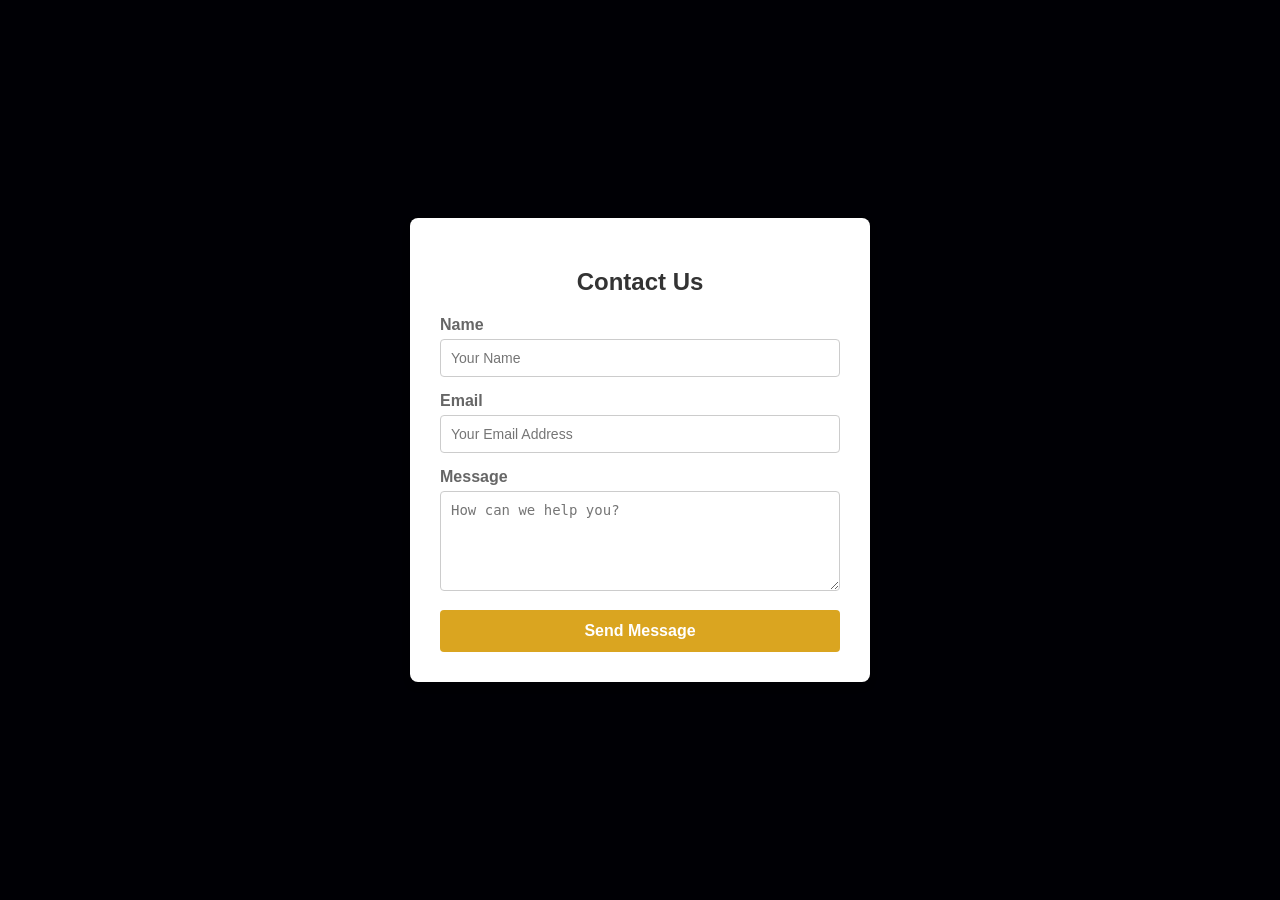
<file: contact.html>
<!DOCTYPE html>
<html lang="en">
<head>
    <meta charset="UTF-8">
    <meta name="viewport" content="width=device-width, initial-scale=1.0">
    <title>Contact Us</title>
    <style>
        body {
            font-family: Arial, sans-serif;
            background-color: #000005;
            display: flex;
            justify-content: center;
            align-items: center;
            height: 100vh;
            margin: 0;
        }
        .contact-container {
            background-color: #ffffff;
            padding: 30px;
            border-radius: 8px;
            box-shadow: 0 4px 8px rgba(0, 0, 0, 0.1);
            width: 100%;
            max-width: 400px;
        }
        h2 {
            margin-bottom: 20px;
            color: #333333;
            text-align: center;
        }
        .form-group {
            margin-bottom: 15px;
        }
        label {
            display: block;
            margin-bottom: 5px;
            color: #666666;
            font-weight: bold;
        }
        input[type="text"],
        input[type="email"],
        textarea {
            width: 100%;
            padding: 10px;
            border: 1px solid #ccc;
            border-radius: 4px;
            box-sizing: border-box;
            font-size: 14px;
        }
        textarea {
            resize: vertical;
            height: 100px;
        }
        button {
            width: 100%;
            background-color: goldenrod;
            color: white;
            padding: 12px;
            border: none;
            border-radius: 4px;
            font-size: 16px;
            cursor: pointer;
            font-weight: bold;
        }
        button:hover {
            background-color: #ced50cd9;
        }
    </style>
</head>
<body>

<div class="contact-container">
    <h2>Contact Us</h2>
    <!-- Update the action attribute with your form handling endpoint -->
    <form action="/submit-form-endpoint" method="POST">
        
        <div class="form-group">
            <label for="name">Name</label>
            <input type="text" id="name" name="name" placeholder="Your Name" required>
        </div>

        <div class="form-group">
            <label for="email">Email</label>
            <input type="email" id="email" name="email" placeholder="Your Email Address" required>
        </div>

        <div class="form-group">
            <label for="message">Message</label>
            <textarea id="message" name="message" placeholder="How can we help you?" required></textarea>
        </div>

        <button type="submit">Send Message</button>
    </form>
</div>

</body>
</html>
</file>
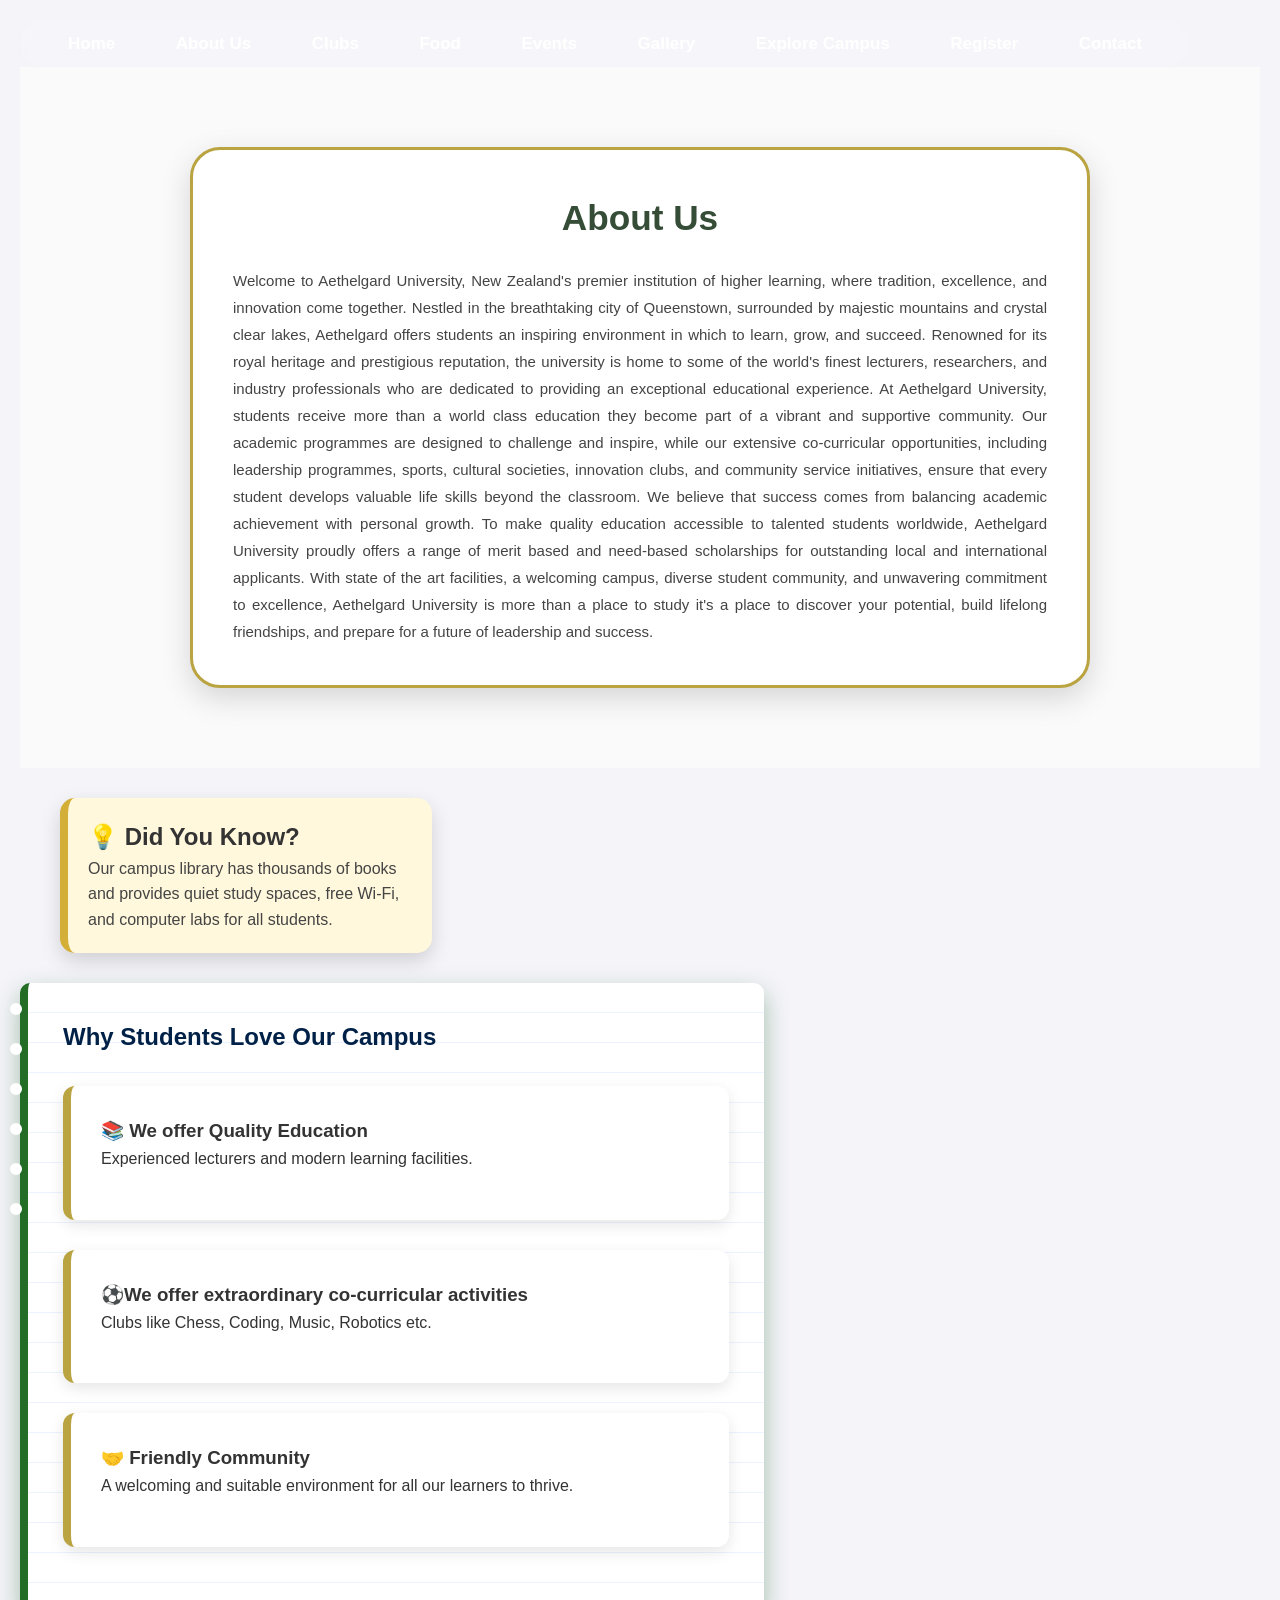
<file: pages/about.html>
<!DOCTYPE html>
<html lang="en">
<head>
    <meta charset="UTF-8">
    <meta name="viewport" content="width=device-width, initial-scale=1.0">
    <title>Document</title>
   <link rel="stylesheet" href="campus.css">

</head>
<body>
<nav>
            <ul>
                <li><a href="#welcome">Home</a></li>
               <li><a href="#about-us">About Us</a></li>
                <li><a href="#clubs">Clubs</a></li>
                <li><a href="#food">Food</a></li>
                <li><a href="#events">Events</a></li>
                <li><a href="#gallery">Gallery</a></li>
                <li><a href="#places">Explore Campus</a></li>
                <li><a href="#Registration">Register</a></li>
                <li><a href="#contact">Contact</a></li>
            </ul>
        </nav>

 <section id="about-us">
    <div class="about-bubble">
    <h2>About Us</h2>
<p>Welcome to Aethelgard University, New Zealand's premier institution of higher learning, where tradition, excellence, and innovation come together. Nestled in the breathtaking city of Queenstown, surrounded by majestic mountains and crystal clear lakes, Aethelgard offers students an inspiring environment in which to learn, grow, and succeed. Renowned for its royal heritage and prestigious reputation, the university is home to some of the world's finest lecturers, researchers, and industry professionals who are dedicated to providing an exceptional educational experience.

At Aethelgard University, students receive more than a world class education they become part of a vibrant and supportive community. Our academic programmes are designed to challenge and inspire, while our extensive co-curricular opportunities, including leadership programmes, sports, cultural societies, innovation clubs, and community service initiatives, ensure that every student develops valuable life skills beyond the classroom. We believe that success comes from balancing academic achievement with personal growth.

To make quality education accessible to talented students worldwide, Aethelgard University proudly offers a range of merit based and need-based scholarships for outstanding local and international applicants. With state of the art facilities, a welcoming campus, diverse student community, and unwavering commitment to excellence, Aethelgard University is more than a place to study it's a place to discover your potential, build lifelong friendships, and prepare for a future of leadership and success.
</p>
</div>
</section>
<section class="fact">
     <div class="did-you-know">
        
        <h2>💡 Did You Know?</h2>
        <p>
            Our campus library has thousands of books and provides quiet study
            spaces, free Wi-Fi, and computer labs for all students.
        </p>
    </section>
    <section class="reasons">
  <div class="notebook">
        <h2>Why Students Love Our Campus</h2>
        
            <div class="card">
                <h3>📚 We offer Quality Education</h3>
                <p>Experienced lecturers and modern learning facilities.</p>
            </div>
            <div class="card">
                <h3>⚽We offer extraordinary co-curricular activities</h3>
                <p>Clubs like Chess, Coding, Music, Robotics etc.</p>
            </div>
            <div class="card">
                <h3>🤝 Friendly Community</h3>
                <p>A welcoming and suitable environment for all our learners to thrive.</p>
            </div>
</div>
</section>
</body>
</html>
</file>
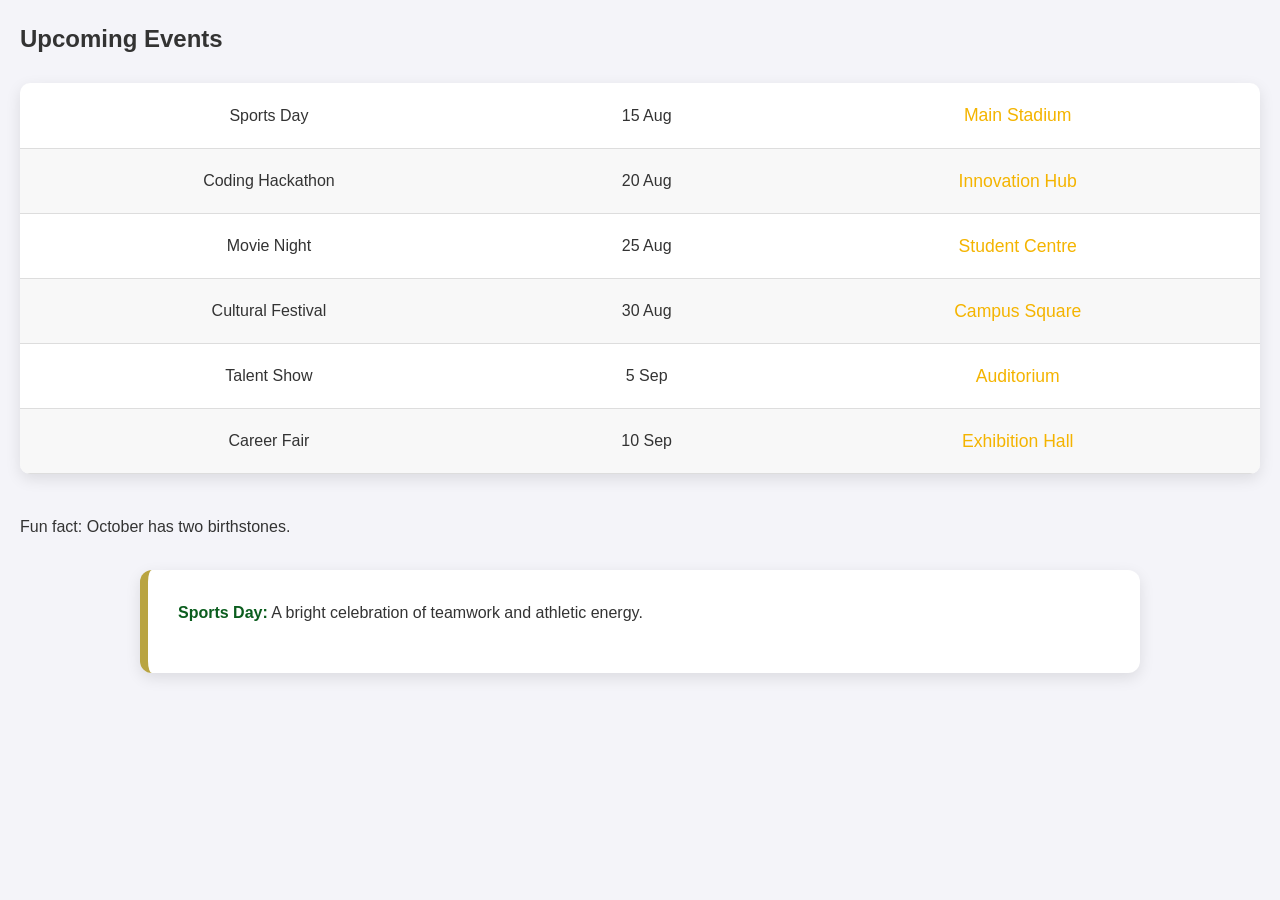
<file: pages/events.html>
<!DOCTYPE html>
<html lang="en">
<head>
    <meta charset="UTF-8">
    <meta name="viewport" content="width=device-width, initial-scale=1.0">
    <title>Document</title>
    <link rel="stylesheet" href="campus.css">
</head>
<body>
    <div class="brand">
     
    <main>
      <h2>Upcoming Events</h2>
      <table>
    
          <tr><td>Sports Day</td><td>15 Aug</td><td>Main Stadium</td></tr>
          <tr><td>Coding Hackathon</td><td>20 Aug</td><td>Innovation Hub</td></tr>
          <tr><td>Movie Night</td><td>25 Aug</td><td>Student Centre</td></tr>
          <tr><td>Cultural Festival</td><td>30 Aug</td><td>Campus Square</td></tr>
          <tr><td>Talent Show</td><td>5 Sep</td><td>Auditorium</td></tr>
          <tr><td>Career Fair</td><td>10 Sep</td><td>Exhibition Hall</td></tr>
      </table>
      </section>

      <div class="fun-fact">Fun fact: October has two birthstones.</div>
    </main>
      <section class="card">
        <p><strong>Sports Day:</strong> A bright celebration of teamwork and athletic energy.</p>
</body>
</html>
</file>
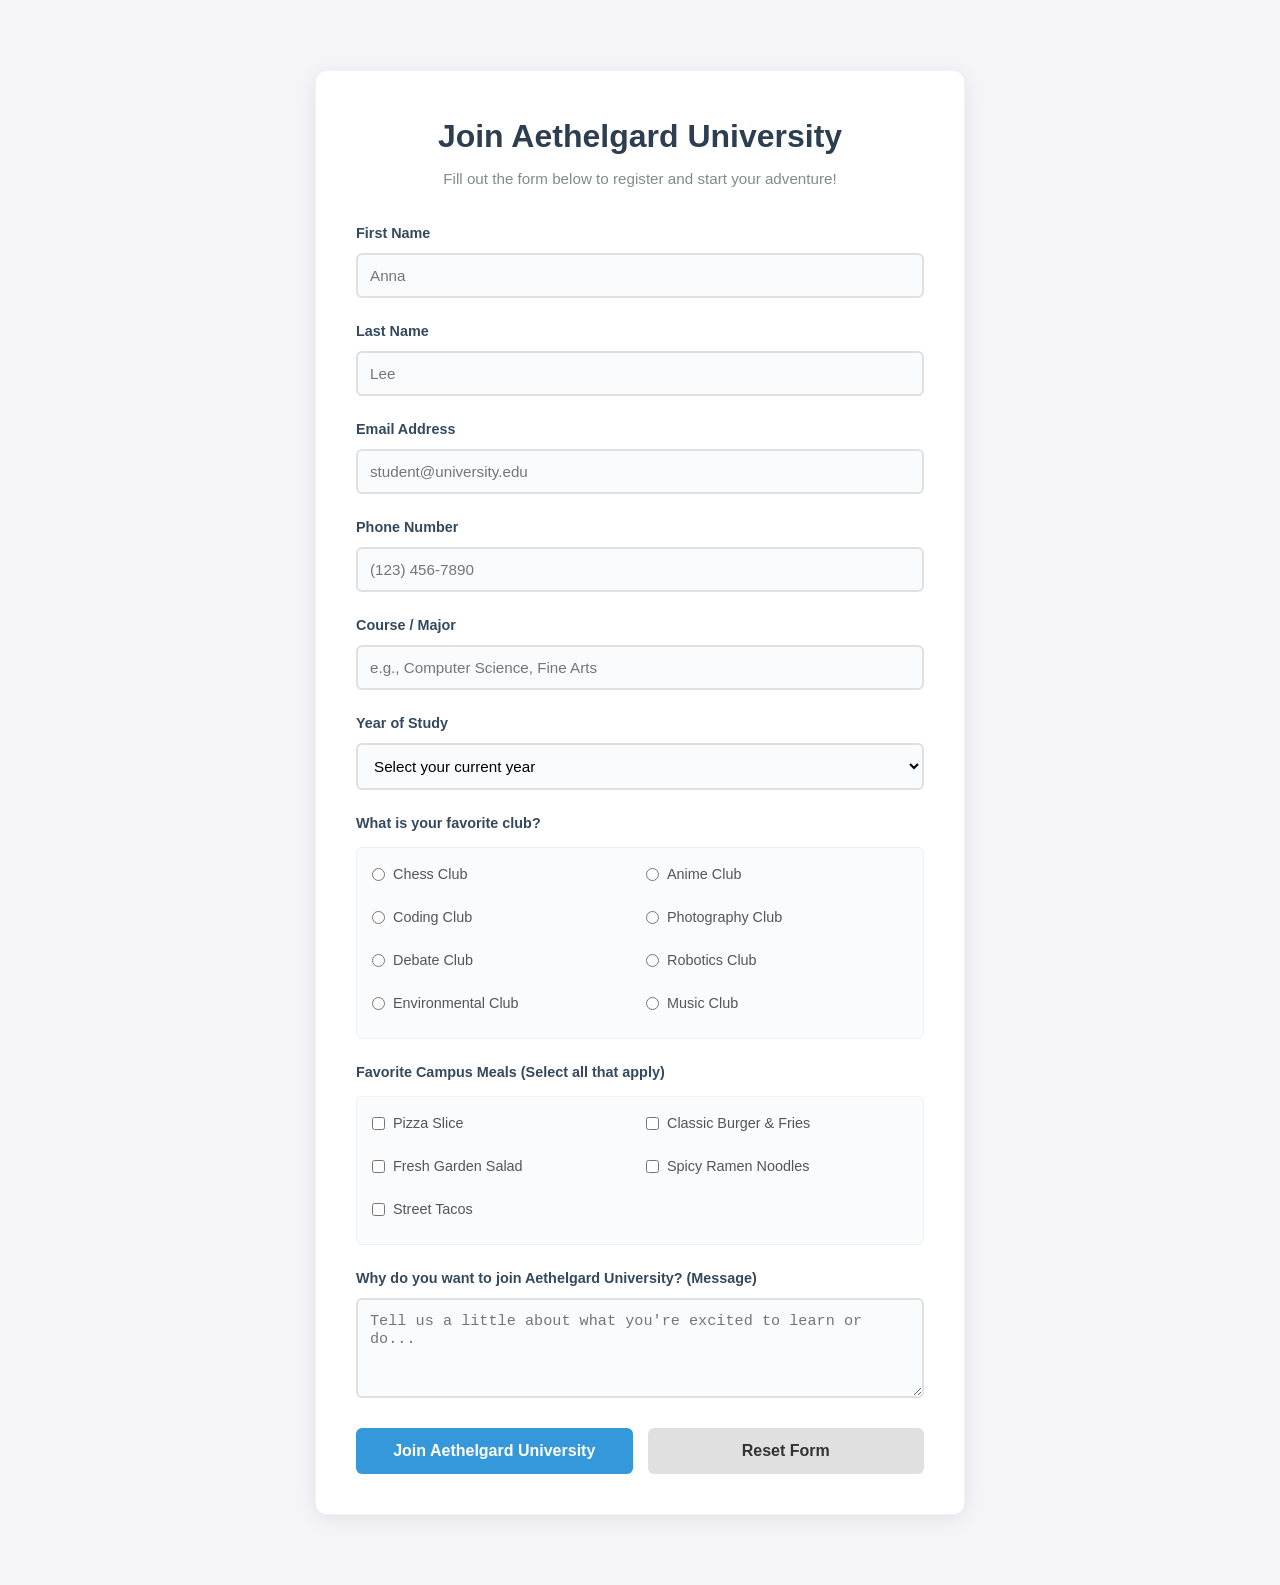
<file: pages/register.html>
<!DOCTYPE html>
<html lang="en">
<head>
    <meta charset="UTF-8">
    <meta name="viewport" content="width=device-width, initial-scale=1.0">
    <title>Document</title>
    <link rel="stylesheet" href="campus.css">
    
</head>
<body>
    
<section id="Registration">
<div class="registration-container">
    <h2>Join Aethelgard University</h2>
    <p class="form-subtitle">Fill out the form below to register and start your adventure!</p>

    <form action="#" method="POST" class="quest-form">
        <div class="form-row">
            <div class="form-group">
                <label for="first-name">First Name</label>
                <input type="text" id="first-name" name="first_name" placeholder="Anna" required>
            </div>
            <div class="form-group">
                <label for="last-name">Last Name</label>
                <input type="text" id="last-name" name="last_name" placeholder="Lee" required>
            </div>
        </div>
        <div class="form-row">
            <div class="form-group">
                <label for="email">Email Address</label>
                <input type="email" id="email" name="email" placeholder="student@university.edu" required>
            </div>
            <div class="form-group">
                <label for="phone">Phone Number</label>
                <input type="tel" id="phone" name="phone" placeholder="(123) 456-7890" required>
            </div>
        </div>
        <div class="form-group">
            <label for="course">Course / Major</label>
            <input type="text" id="course" name="course" placeholder="e.g., Computer Science, Fine Arts" required>
        </div>
        <div class="form-group">
            <label for="year-of-study">Year of Study</label>
            <select id="year-of-study" name="year_of_study" required>
                <option value="" disabled selected>Select your current year</option>
                <option value="freshman">1st Year (Freshman)</option>
                <option value="sophomore">2nd Year (Sophomore)</option>
                <option value="junior">3rd Year (Junior)</option>
                <option value="senior">4th Year (Senior)</option>
                <option value="postgrad">Postgraduate</option>
            </select>
        </div>
        <div class="form-group">
            <label class="section-label">What is your favorite club?</label>
            <div class="radio-group">
                <label class="radio-label">
                    <input type="radio" name="fav_club" value="chess" required> Chess Club
                </label>
                <label class="radio-label">
                    <input type="radio" name="fav_club" value="anime"> Anime Club
                </label>
                <label class="radio-label">
                    <input type="radio" name="fav_club" value="coding"> Coding Club
                </label>
                <label class="radio-label">
                    <input type="radio" name="fav_club" value="photography"> Photography Club
                </label>
                <label class="radio-label">
                    <input type="radio" name="fav_club" value="debate"> Debate Club
                </label>
                <label class="radio-label">
                    <input type="radio" name="fav_club" value="robotics"> Robotics Club
                </label>
                <label class="radio-label">
                    <input type="radio" name="fav_club" value="environmental"> Environmental Club
                </label>
                <label class="radio-label">
                    <input type="radio" name="fav_club" value="music"> Music Club
                </label>
            </div>
        </div>
        <div class="form-group">
            <label class="section-label">Favorite Campus Meals (Select all that apply)</label>
            <div class="checkbox-group">
                <label class="checkbox-label">
                    <input type="checkbox" name="fav_meal" value="pizza"> Pizza Slice
                </label>
                <label class="checkbox-label">
                    <input type="checkbox" name="fav_meal" value="burger"> Classic Burger & Fries
                </label>
                <label class="checkbox-label">
                    <input type="checkbox" name="fav_meal" value="salad"> Fresh Garden Salad
                </label>
                <label class="checkbox-label">
                    <input type="checkbox" name="fav_meal" value="ramen"> Spicy Ramen Noodles
                </label>
                <label class="checkbox-label">
                    <input type="checkbox" name="fav_meal" value="tacos"> Street Tacos
                </label>
            </div>
        </div>
        <div class="form-group">
            <label for="message">Why do you want to join Aethelgard University? (Message)</label>
            <textarea id="message" name="message" rows="4" placeholder="Tell us a little about what you're excited to learn or do..."></textarea>
        </div>
        <div class="button-group">
            <button type="submit" class="btn btn-submit">Join Aethelgard University</button>
            <button type="reset" class="btn btn-reset">Reset Form</button>
        </div>

    </form>
</div>
</section>
</body>
</html>
</file>
<file: pages/campus.css>
/*header*/
header{
    background: linear-gradient(#041b01f2, rgba(1, 30, 4, 0.798)),
                url("");
    background-size: cover;
    background-position: center;
    color: white;
    text-align: center;
    padding: 50px 20px;
}

/*UNIVERSITY NAME*/
header h1{
    font-family: Georgia, "Times New Roman", serif;
    font-size: 50px;
    color: rgb(185,164,65);
    letter-spacing: 4px;
    text-shadow: 3px 3px 6px black;
    margin-bottom: 10px;
}

/* Gold decorative line */
header h1::after{
    content: "";
    display: block;
    width: 180px;
    height: 4px;
    background-color: rgb(185,164,65);
    margin: 15px auto;
    border-radius: 20px;
}

/*=========================================
            UNIVERSITY LOGO
=========================================*/

header img{
    width: 140px;
    height: 140px;
    border-radius: 50%;
    border: 5px solid rgb(185,164,65);
    margin: 20px 0;
    object-fit: cover;
    background-color: white;
}

/*SLOGAN*/

.slogan{
    font-size: 24px;
    font-style: italic;
    color: #f5f5f5;
    margin-bottom: 30px;
}

/*NAVIGATION BAR*/
nav{
    background-color: rgba(255,255,255,0.15);
    backdrop-filter: blur(8px);
    border-radius: 50px;
    display: inline-block;
    padding: 10px 20px;
}

/* Remove bullets */
nav ul{
    list-style: none;
    margin: 0;
    padding: 0;
}

/* Display links side by side */

nav ul li{
    display: inline-block;
    margin: 0 8px;
}

/* Navigation links */

nav ul li a{
    text-decoration: none;
    color: white;
    font-size: 17px;
    font-weight: bold;
    padding: 12px 20px;
    border-radius: 30px;
    transition: all 0.3s ease;
}

/* Hover effect */

nav ul li a:hover{
    background-color: rgb(185,164,65);
    color: #0b1f5b;
    box-shadow: 0 0 15px gold;
}

/*WELCOME SECTION*/

#welcome{
    width: 90%;
    margin: 50px auto;
    padding: 40px;
    display: flex;
    align-items: center;
    gap: 40px;

    background: linear-gradient(
        135deg,
        #ffffff,
        #eef2ff
    );

    border-radius: 20px;

    box-shadow: 
        0 10px 25px rgba(0,0,0,0.15);
}


/*WELCOME IMAGE*/

.welcome-image{
    flex: 1;
}

.welcome-image img{

    width: 100%;
    height: 350px;

    object-fit: cover;

    border-radius: 20px;

    border: 5px solid gold;

    box-shadow:
    0 5px 15px rgba(0,0,0,0.3);
}


/*WELCOME TEXT*/

.welcome-text{
    flex: 1;
}


.welcome-text h2{

    font-family: Georgia, serif;

    font-size: 38px;

    color:#1b3c73;

    margin-bottom:20px;
}


.welcome-text p{

    font-size:18px;

    line-height:1.8;

    color:#444;

    text-align:justify;

}


/*BUTTON*/

.welcome-text button{

    margin-top:20px;
    background:#1b3c73;
    color:white;
    padding:12px 30px;
    border:none;
    border-radius:30px;
    font-size:17px;
    cursor:pointer;
}

.welcome-text button:hover{

    background:gold;

    color:#1b3c73;

}

/*MOBILE DESIGN*/

@media(max-width:768px){

}
#welcome{

        flex-direction:column;

    }


    .welcome-image img{

        height:200px;

    }


    .welcome-text h2{

        font-size:30px;

    }

/* About Section */
#about-us {
    display: flex;
    justify-content: center;
    padding: 80px 20px;
    background: #fafafa;
}

.about-bubble {
    max-width: 900px;
    background: white;
    padding: 40px;
    border-radius: 30px;
    box-shadow: 0 10px 30px rgba(0, 0, 0, 0.15);
    border: 3px solid rgb(185,164,65);
}

.about-bubble h2 {
    text-align: center;
    color: rgba(1, 30, 4, 0.798);
    font-size: 2.2rem;
    margin-bottom: 20px;
}

.about-bubble p {
    font-size: 15px;
    line-height: 1.8;
    text-align: justify;
    color: #444;
}

.did-you-know {
    width: 320px;
    background: #fff8dc; /* light gold */
    border-left: 8px solid #0a4104;
    border-radius: 15px;
    padding: 20px;
    margin: 30px 0 30px 40px; /* left-aligned */
    box-shadow: 0 6px 15px rgba(0, 0, 0, 0.15);
}

.did-you-know h3 {
    color: #002147; /* navy */
    margin-bottom: 10px;
    font-size: 1.3rem;
}

.did-you-know p {
    color: #444;
    line-height: 1.6;
    margin: 0;
}

/* Places both boxes side by side */
.info-section {
    display: flex;
    justify-content: space-between;
    align-items: flex-start;
    gap: 40px;
    padding: 60px;
    background: #eef5ff;
}

/* Did You Know box */
.did-you-know {
    width: 30%;
    background: #fff8dc;
    border-left: 8px solid #d4af37;
    border-radius: 15px;
    padding: 20px;
    box-shadow: 0 8px 20px rgba(0,0,0,0.15);
}

.did-you-know h3 {
    color: #002147;
}

.did-you-know p {
    line-height: 1.6;
}

/* Notebook box */
.notebook {
    width: 60%;
    background: #fff;
    padding: 35px;
    border-radius: 10px;
    box-shadow: 0 10px 25px rgba(3, 86, 12, 0.337);

    /* notebook lines */
    background-image: repeating-linear-gradient(
        white 0px,
        white 29px,
        #d6e7ff 30px
    );

    border-left: 8px solid #095b0de3;
    position: relative;
}

/* notebook holes */
.notebook::before {
    content: "";
    position: absolute;
    left: -18px;
    top: 20px;
    width: 12px;
    height: 12px;
    background: white;
    border-radius: 50%;
    box-shadow:
        0 40px white,
        0 80px white,
        0 120px white,
        0 160px white,
        0 200px white;
}

.notebook h2 {
    color: #002147;
    margin-bottom: 20px;
}

.notebook ul {
    list-style: none;
    padding: 0;
}

.notebook li {
    padding: 10px 0;
    font-size: 1.1rem;
}

.layout-container {
    display: flex;
    flex-direction: row;
    gap: 20px;
    align-items: flex-start;
}

.did-you-know,
.why-students-section {
    flex: 1;
}

/* Responsive Design */
@media (max-width: 768px) {
    .about-container {
        padding: 30px;
    }

    .about-container h2 {
        font-size: 2rem;
    }

    .about-container p {
        font-size: 1rem;
    }
}

/*clubs*/
.club-card {
    display: flex;
    flex-direction: column; 
    gap: 15px;           
    margin-bottom: 40px;    
    background: #fff;       
    padding: 20px;          
    border-radius: 12px;
    box-shadow: 0 4px 10px rgba(0,0,0,0.05);
    max-width: 550px;       
    margin-left: auto;      
    margin-right: auto;     
}
.club-images-row {
    display: flex;
    gap: 10px;              
    width: 100%;
}
.club-images-row img {
    width: 50%;             
    height: 180px;          
    object-fit: cover;      
    border-radius: 8px;
}
.club-content {
    width: 100%;
}
.clubs-container h2 {
    text-align: center;
    margin-top: 30px;
    margin-bottom: 20px;
    color: #2c3e50;
}
.club-title {
    text-align: center;
    margin-top: 30px;
    margin-bottom: 10px;
    color: #34495e;
}

/* GLOBAL STYLES & RESET */
* {
    box-sizing: border-box;
    margin: 0;
    padding: 0;
}
body {
    font-family: 'Segoe UI', Tahoma, Geneva, Verdana, sans-serif;
    background-color: #f4f4f9;
    color: #333;
    line-height: 1.6;
    padding: 20px;
}

h1 {
    text-align: center;
    margin: 20px 0 40px;
    color: #2c3e50;
    text-transform: uppercase;
    letter-spacing: 2px;
}

/* ==========================
   CAMPUS SECTION
========================== */

#places {
    width: 90%;
    max-width: 1300px;
    margin: 50px auto;
}

#places h2 {
    text-align: center;
    font-size: 2.5rem;
    color: #0b5d1e;
    margin-bottom: 40px;
    position: relative;
}

#places h2::after {
    content: "";
    width: 120px;
    height: 4px;
    background: gold;
    display: block;
    margin: 15px auto;
    border-radius: 5px;
}

/* Card Layout */
#places {
    display: grid;
    grid-template-columns: repeat(auto-fit, minmax(320px, 1fr));
    gap: 30px;
}

/* Campus Card */
.campus-card {
    background: white;
    border-radius: 18px;
    overflow: hidden;
    box-shadow: 0 8px 20px rgba(0,0,0,0.12);
    transition: transform 0.3s ease, box-shadow 0.3s ease;
}

.campus-card:hover {
    transform: translateY(-10px);
    box-shadow: 0 15px 30px rgba(0,0,0,0.18);
}

/* Images */
.campus-card img {
    width: 100%;
    height: 230px;
    object-fit: cover;
}

/* Title */
.campus-card h3 {
    color: #0b5d1e;
    font-size: 1.5rem;
    text-align: center;
    margin: 20px 0 10px;
}

/* Paragraphs */
.campus-card p {
    padding: 0 20px;
    margin-bottom: 15px;
    text-align: justify;
    color: #555;
}

/* Interesting Fact */
.campus-card strong {
    color: #c49b00;
}

/* ==========================
   MOBILE DESIGN
========================== */

@media (max-width: 768px) {

    #places {
        width: 95%;
        grid-template-columns: 1fr;
    }

    #places h2 {
        font-size: 2rem;
    }

    .campus-card img {
        height: 200px;
    }

    .campus-card h3 {
        font-size: 1.3rem;
    }
}

   /* 2. CLUB CARDS SECTION */
   
.club-card {
    display: flex;
    flex-direction: column; 
    gap: 15px;           
    margin-bottom: 40px;    
    background: #fff;       
    padding: 20px;          
    border-radius: 12px;
    box-shadow: 0 4px 10px rgba(0,0,0,0.05);
    min-width: 550px;       
    margin-left: auto;      
    margin-right: auto;    
     border: 2px solid #ddd; 
}


.club-images-row {
    display: flex;
    gap: 10px;              
    width: 100%;
    max-width:100% ;
border: 2px solid #ddd; 
}


.club-images-row img {
    flex:1 1 50% ;
    max-width:50% - 5px ;/* FIXED: Removed the stray forward slash */            
    height: 180px;          
    object-fit: cover;      
    border-radius: 8px;
    border: 2px solid #ddd; 
}

.club-content {
    width: 100%;
}

.clubs-container h2 {
    text-align: center;
    margin-top: 30px;
    margin-bottom: 20px;
    color: #2c3e50;
}

.club-title {
    text-align: center;
    margin-top: 30px;
    margin-bottom: 10px;
    color: #34495e;
} 

/* ===========================
   MEALS SECTION
=========================== */

.meals {
    display: grid;
    grid-template-columns: repeat(auto-fit, minmax(260px, 1fr));
    gap: 25px;
}

/* Meal Card */
.meal {
    background: #fff;
    border-radius: 15px;
    overflow: hidden;
    box-shadow: 0 8px 20px rgba(0,0,0,0.12);
    transition: transform 0.3s ease, box-shadow 0.3s ease;
}

.meal:hover {
    transform: translateY(-8px);
    box-shadow: 0 12px 25px rgba(0,0,0,0.18);
}

/* Images */
.meal img {
    width: 100%;
    height: 220px;
    object-fit: cover;
}

/* Meal Name */
.meal h3 {
    color: #0a4d18;
    font-size: 1.4rem;
    text-align: center;
    margin: 15px 0 8px;
}

/* Price */
.meal h4 {
    color: #c49b00;
    text-align: center;
    font-size: 1.2rem;
    margin-bottom: 12px;
}

/* Description */
.meal p {
    padding: 0 20px 20px;
    text-align: center;
    color: #555;
    font-size: 0.95rem;
}

/* ===========================
   TABLE
=========================== */

table {
    width: 100%;
    margin-top: 25px;
    border-collapse: collapse;
    background: white;
    border-radius: 12px;
    overflow: hidden;
    box-shadow: 0 8px 20px rgba(0,0,0,0.12);
}

th {
    background: #0a4d18;
    color: white;
    padding: 15px;
    font-size: 1rem;
}

td {
    padding: 14px;
    text-align: center;
    border-bottom: 1px solid #ddd;
}

tr:nth-child(even) {
    background: #f8f8f8;
}

tr:hover {
    background: #eef7ef;
}

/* Rating Stars */
td:last-child {
    color: #f4b400;
    font-size: 1.1rem;
}

/* ===========================
   RESPONSIVE
=========================== */

@media (max-width: 768px) {

    body {
        padding: 15px;
    }

    h2 {
        font-size: 1.8rem;
    }

    .meal img {
        height: 180px;
    }

    table {
        display: block;
        overflow-x: auto;
        white-space: nowrap;
    }
}

/* Events table */
table {
    width: 100%;
    border-collapse: collapse;
    background: white;
    border-radius: 10px;
    overflow: hidden;
    box-shadow: 0 5px 15px rgba(0,0,0,0.1);
    margin-bottom: 40px;
}

table tr:nth-child(even) {
    background: #f8f8f8;
}

table td {
    padding: 18px;
    border-bottom: 1px solid #ddd;
}

table tr:hover {
    background: #eef8ee;
}

/* Event information card */
.card {
    background: white;
    padding: 30px;
    border-left: 8px solid #b9a441;
    border-radius: 12px;
    box-shadow: 0 5px 15px rgba(0,0,0,0.1);
    max-width: 1000px;
    margin: 30px auto;
}

.card p {
    margin-bottom: 18px;
    text-align: justify;
}

.card strong {
    color: #0b5d1e;
}

div

.gallery-container {
    max-width: 1200px;
    margin: 0 auto;
    display: grid;
    grid-template-columns: repeat(auto-fit, minmax(320px, 1fr));
    gap: 20px; 
}


.gallery-item {
    background-color: #fff;
    background:  #f8f9fa;
    border: 2px solid #ddd;
    padding: 60px 20px;
    border-radius: 8px;
    box-shadow: 0 4px 6px rgba(0,0,0,0.1);
    transition: transform 0.3s ease, box-shadow 0.3s ease;
    overflow: hidden; 
    display: flex;
    flex-direction: column;
}

.gallery-item:hover {
    transform: translateY(-5px);
    box-shadow: 0 8px 15px rgba(0,0,0,0.2);
    border-color: #3498db;
}

.gallery-item img {
    width: 100%;
    height: 250px;
    object-fit: cover;
    display: block;
    border-radius: 8px;
    transition: transform 0.3s ease;
}

.gallery-item:hover img {
    transform: scale(1.05);
}

.caption {
    margin-top: 15px;
    text-align: center;
    color: #555;
    font-weight: 600;
    padding: 15px 10px;
    font-size: 1rem;
    text-align: center;
    font-weight: bold;
}

/*registration form*/
.registration-container {
        max-width: 650px;
        margin: 50px auto; 
        background-color: #ffffff;
        padding: 40px;
        border-radius: 12px;
        box-shadow: 0 4px 20px rgba(0, 0, 0, 0.08);
        border: 1px solid #eef2f5;
    }
    .registration-container h2 {
        text-align: center;
        color: #2c3e50;
        margin-bottom: 5px;
        font-size: 2rem;
    }
    .form-subtitle {
        text-align: center;
        color: #7f8c8d;
        margin-bottom: 30px;
        font-size: 0.95rem;
    }
    .form-row {
        display: flex;
        gap: 20px;
    }
    .form-group {
        margin-bottom: 22px;
        display: flex;
        flex-direction: column;
        flex: 1;
    }
    .form-group label {
        font-weight: 600;
        color: #34495e;
        margin-bottom: 8px;
        font-size: 0.9rem;
    }
    .form-group .section-label {
        margin-bottom: 12px;
        display: block;
    }
    .form-group input[type="text"],
    .form-group input[type="email"],
    .form-group input[type="tel"],
    .form-group select,
    .form-group textarea {
        width: 100%;
        padding: 12px;
        border: 2px solid #e0e0e0;
        border-radius: 6px;
        font-size: 0.95rem;
        background-color: #fafbfc;
        transition: border-color 0.3s ease, background-color 0.3s ease;
    }
    .form-group input:focus,
    .form-group select:focus,
    .form-group textarea:focus {
        border-color: #3498db;
        background-color: #fff;
        outline: none;
    }
    .radio-group, .checkbox-group {
        display: grid;
        grid-template-columns: repeat(auto-fill, minmax(200px, 1fr));
        gap: 12px;
        background-color: #fafbfc;
        padding: 15px;
        border-radius: 6px;
        border: 1px solid #eef2f5;
    }
    .radio-label, .checkbox-label {
        font-weight: normal !important;
        font-size: 0.8rem;
        color: #555 !important;
        display: flex;
        align-items: center;
        gap: 8px;
        cursor: pointer;
    }
    .button-group {
        display: flex;
        gap: 15px;
        margin-top: 30px;
    }
    .btn {
        flex: 1;
        padding: 14px;
        font-size: 1rem;
        font-weight: 600;
        border: none;
        border-radius: 6px;
        cursor: pointer;
        transition: background-color 0.3s ease, transform 0.1s ease;
    }
    .btn-submit {
        background-color: #3498db;
        color: white;
    }
    .btn-submit:hover {
        background-color: #2980b9;
    }
    .btn-reset {
        background-color: #e0e0e0;
        color: #333;
    }
    .btn-reset:hover {
        background-color: #d5d5d5;
    }
    .btn:active {
        transform: scale(0.98);
    }
    @media (max-width: 600px) {
    }.form-row {
            flex-direction: column;
            gap: 0;
        
        .registration-container }
            padding: 20px;
            margin: 20px;
</file>
